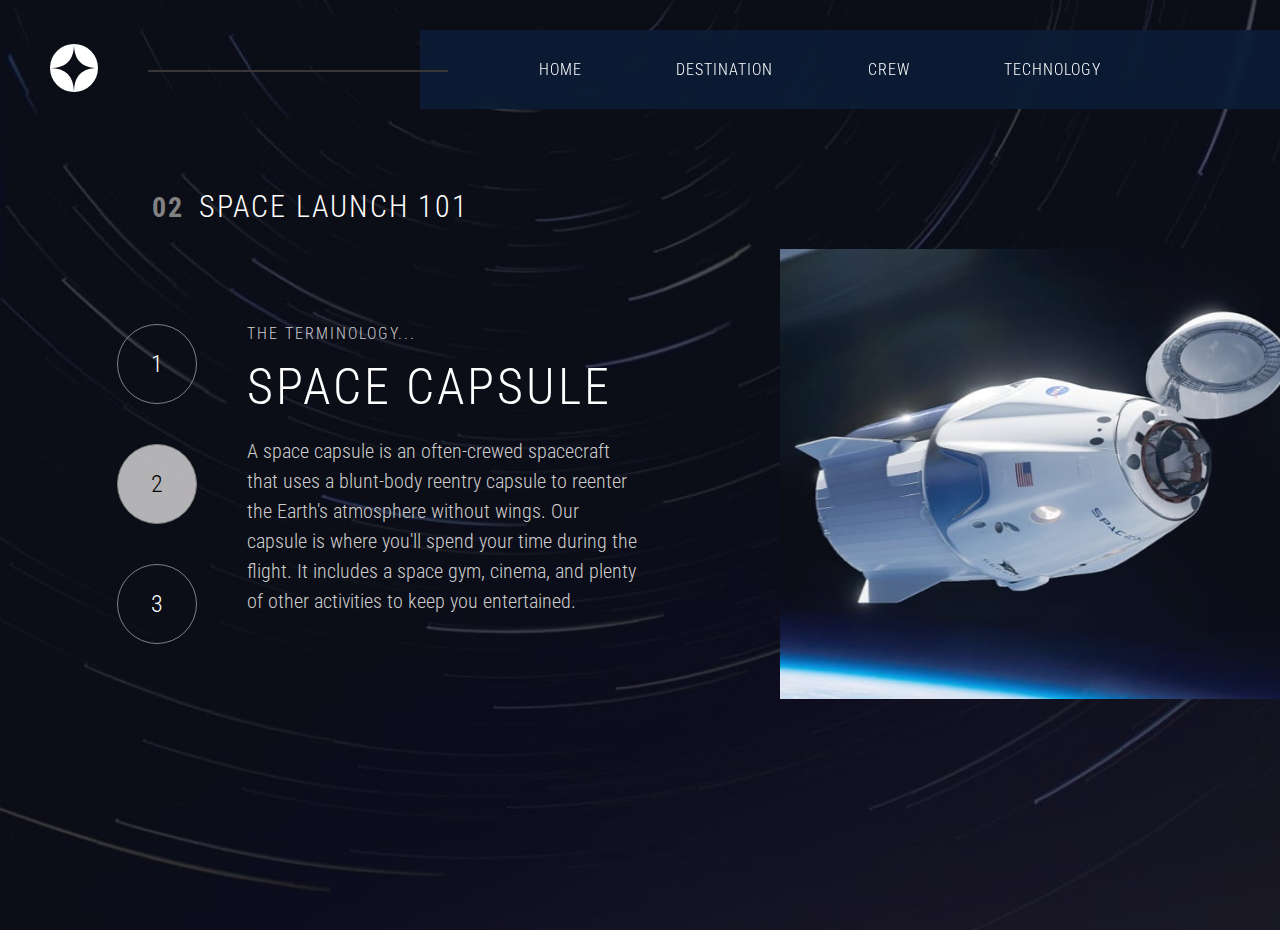
<file: technology-capsule.html>
<!DOCTYPE html>
<html lang="en">
<head>
  <meta charset="UTF-8">
  <meta name="viewport" content="width=device-width, initial-scale=1.0">

  <link rel="icon" type="image/png" sizes="32x32" href="./assets/favicon-32x32.png">
  <link rel="preconnect" href="https://fonts.googleapis.com">
  <link rel="preconnect" href="https://fonts.gstatic.com" crossorigin>
  <link href="https://fonts.googleapis.com/css2?family=Kumbh+Sans:wght@700&family=Oooh+Baby&family=Poppins:wght@100;200;300;400;500;600;700;800;900&family=Roboto+Condensed:wght@300;400;700&family=Spartan:wght@500&display=swap" rel="stylesheet">
  <link rel="stylesheet" href="/css/home.css">
  <link rel="stylesheet" href="/css/grid.css">
  <link rel="stylesheet" href="/css/technology.css">
  <title>Frontend Mentor | Space tourism website</title>
</head>
<body>
  <nav class="navbar">
    <div class="brand">
     <a href="/index.html"><img src="/assets/shared/logo.svg"></a>
    </div>

    <div class="vertical-line">
      <hr class="vertical-line-length">
    </div>

    <div class="nav-item">
      <ul class="nav-items">
        <li class="navigation"><a class="nav-links" href="/index.html"><span class="nav-num">00</span> Home</a></li>
        <li class="navigation"><a class="nav-links" href="/destination-moon.html"><span class="nav-num">01</span> Destination</a></li>
        <li class="navigation"><a class="nav-links" href="/crew-commander.html"><span class="nav-num">02</span> Crew</a></li>
        <li class="navigation"><a class="nav-links" href="/technology-spaceport.html"><span class="nav-num">03</span> Technology</a></li>
      </ul>
    </div>
  </nav>

  <header class="tech-hero-section">
    <!-- <div class="astro">
      <lottie-player src="https://assets5.lottiefiles.com/packages/lf20_tj9pugkb.json"  background="transparent"  speed="1"  style="width: 200px; height: 150px;"  loop  autoplay></lottie-player>
    </div> -->
    <!-- <div class="element-primary"></div> -->
    <div class="row">
      <div class="col-7 tech-intro-left">
        <div class="tech-title">
          <p class="tech-sub-text"><span class="tech-num">02</span>Space launch 101</p>
        </div>
        <div class="tech-content">
          <div class="tech-links">
            <a href="/technology-spaceport.html"><div class="tech-items">1</div></a>
            <a href="/technology-capsule.html"><div class="tech-items active">2</div></a>
            <a href="/technology-vehicle.html"><div class="tech-items">3</div></a>
          </div>
          <div class="tech-info">
            <h2 class="tech-sub-heading">The terminology...</h2>
          <h1 class="tech-heading">Space capsule</h1>
          <p class="tech-hero-text">A space capsule is an often-crewed spacecraft that uses a blunt-body reentry
            capsule to reenter the Earth's atmosphere without wings. Our capsule is where
            you'll spend your time during the flight. It includes a space gym, cinema,
            and plenty of other activities to keep you entertained.</p>
          </div>
        </div>
      </div>

      <div class="col-5 tech-intro-right">
        <div class="tech-right-content">
          <img class="tech-img" src="/assets/technology/image-space-capsule-portrait.jpg">
        </div>
      </div>
    </div>
  </header>
</body>
</html>
</file>
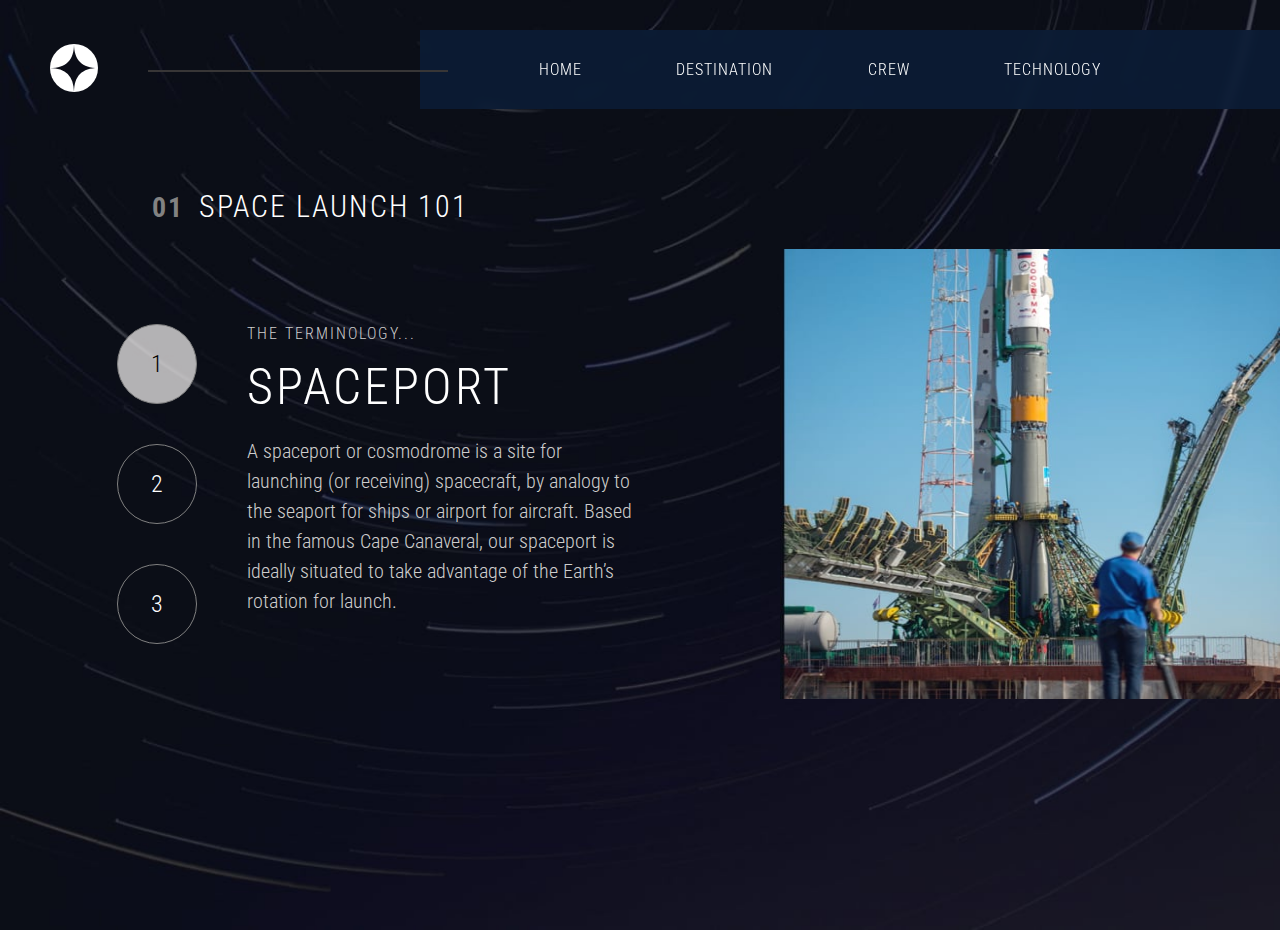
<file: technology-spaceport.html>
<!DOCTYPE html>
<html lang="en">
<head>
  <meta charset="UTF-8">
  <meta name="viewport" content="width=device-width, initial-scale=1.0">

  <link rel="icon" type="image/png" sizes="32x32" href="./assets/favicon-32x32.png">
  <link rel="preconnect" href="https://fonts.googleapis.com">
  <link rel="preconnect" href="https://fonts.gstatic.com" crossorigin>
  <link href="https://fonts.googleapis.com/css2?family=Kumbh+Sans:wght@700&family=Oooh+Baby&family=Poppins:wght@100;200;300;400;500;600;700;800;900&family=Roboto+Condensed:wght@300;400;700&family=Spartan:wght@500&display=swap" rel="stylesheet">
  <link rel="stylesheet" href="/css/home.css">
  <link rel="stylesheet" href="/css/grid.css">
  <link rel="stylesheet" href="/css/technology.css">
  <title>Frontend Mentor | Space tourism website</title>
</head>
<body>
  <nav class="navbar">
    <div class="brand">
     <a href="/index.html"><img src="/assets/shared/logo.svg"></a>
    </div>

    <div class="vertical-line">
      <hr class="vertical-line-length">
    </div>

    <div class="nav-item">
      <ul class="nav-items">
        <li class="navigation"><a class="nav-links" href="/index.html"><span class="nav-num">00</span> Home</a></li>
        <li class="navigation"><a class="nav-links" href="/destination-moon.html"><span class="nav-num">01</span> Destination</a></li>
        <li class="navigation"><a class="nav-links" href="/crew-commander.html"><span class="nav-num">02</span> Crew</a></li>
        <li class="navigation"><a class="nav-links" href="/technology-spaceport.html"><span class="nav-num">03</span> Technology</a></li>
      </ul>
    </div>
  </nav>

  <header class="tech-hero-section">
    <!-- <div class="astro">
      <lottie-player src="https://assets5.lottiefiles.com/packages/lf20_tj9pugkb.json"  background="transparent"  speed="1"  style="width: 200px; height: 150px;"  loop  autoplay></lottie-player>
    </div> -->
    <!-- <div class="element-primary"></div> -->
    <div class="row">
      <div class="col-7 tech-intro-left">
        <div class="tech-title">
          <p class="tech-sub-text"><span class="tech-num">01</span>Space launch 101</p>
        </div>
        <div class="tech-content">
          <div class="tech-links">
            <a href="/technology-spaceport.html"><div class="tech-items active">1</div></a>
            <a href="/technology-capsule.html"><div class="tech-items">2</div></a>
            <a href="/technology-vehicle.html"><div class="tech-items">3</div></a>
          </div>
          <div class="tech-info">
            <h2 class="tech-sub-heading">The terminology...</h2>
          <h1 class="tech-heading">Spaceport</h1>
          <p class="tech-hero-text">  A spaceport or cosmodrome is a site for launching (or receiving) spacecraft,
            by analogy to the seaport for ships or airport for aircraft. Based in the
            famous Cape Canaveral, our spaceport is ideally situated to take advantage
            of the Earth’s rotation for launch.</p>
          </div>
        </div>
      </div>

      <div class="col-5 tech-intro-right">
        <div class="tech-right-content">
          <img class="tech-img" src="/assets/technology/image-spaceport-portrait.jpg">
        </div>
      </div>
    </div>
  </header>
</body>
</html>
</file>
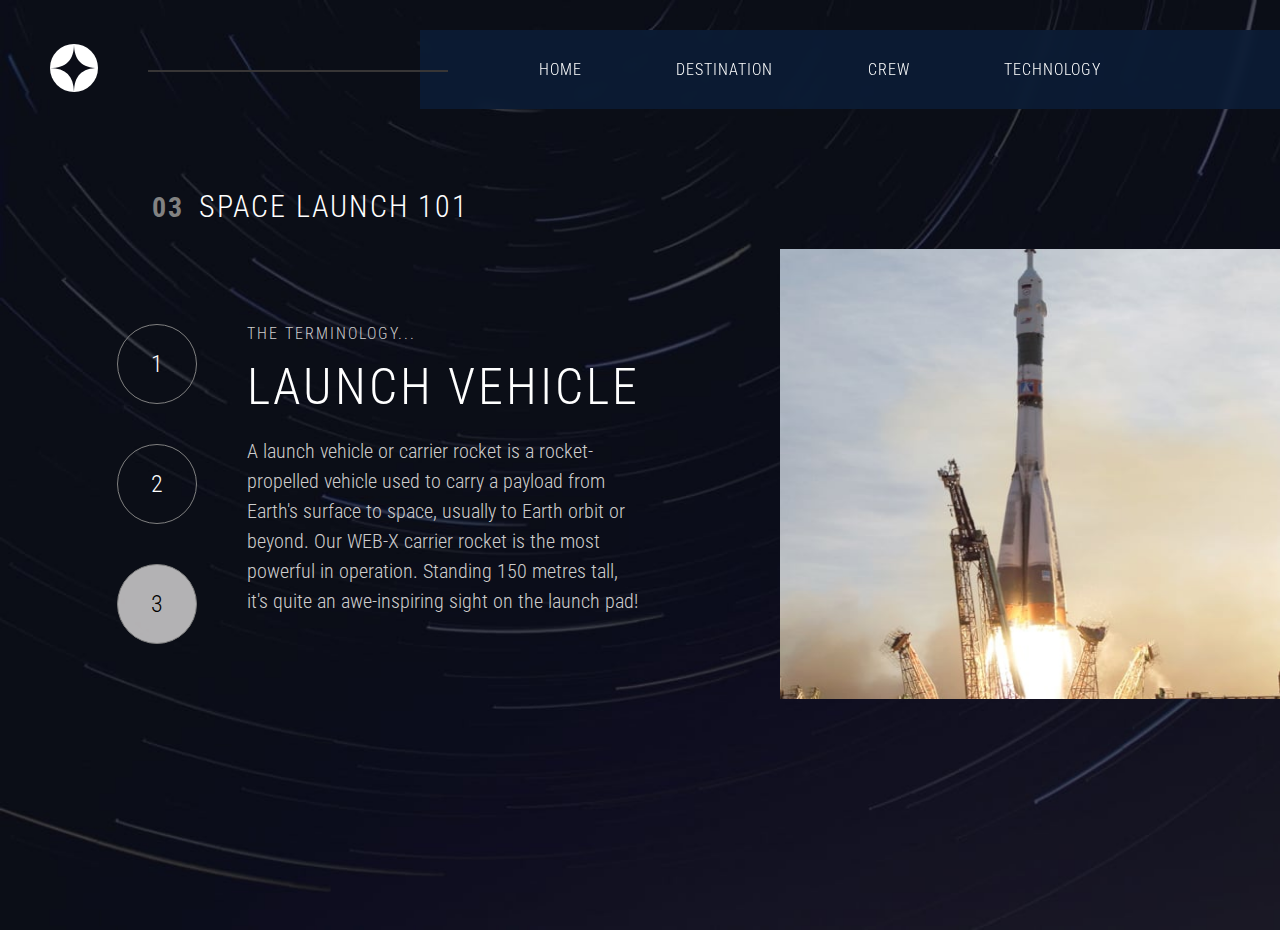
<file: technology-vehicle.html>
<!DOCTYPE html>
<html lang="en">
<head>
  <meta charset="UTF-8">
  <meta name="viewport" content="width=device-width, initial-scale=1.0">

  <link rel="icon" type="image/png" sizes="32x32" href="./assets/favicon-32x32.png">
  <link rel="preconnect" href="https://fonts.googleapis.com">
  <link rel="preconnect" href="https://fonts.gstatic.com" crossorigin>
  <link href="https://fonts.googleapis.com/css2?family=Kumbh+Sans:wght@700&family=Oooh+Baby&family=Poppins:wght@100;200;300;400;500;600;700;800;900&family=Roboto+Condensed:wght@300;400;700&family=Spartan:wght@500&display=swap" rel="stylesheet">
  <link rel="stylesheet" href="/css/home.css">
  <link rel="stylesheet" href="/css/grid.css">
  <link rel="stylesheet" href="/css/technology.css">
  <title>Frontend Mentor | Space tourism website</title>
</head>
<body>
  <nav class="navbar">
    <div class="brand">
     <a href="/index.html"><img src="/assets/shared/logo.svg"></a>
    </div>

    <div class="vertical-line">
      <hr class="vertical-line-length">
    </div>

    <div class="nav-item">
      <ul class="nav-items">
        <li class="navigation"><a class="nav-links" href="/index.html"><span class="nav-num">00</span> Home</a></li>
        <li class="navigation"><a class="nav-links" href="/destination-moon.html"><span class="nav-num">01</span> Destination</a></li>
        <li class="navigation"><a class="nav-links" href="/crew-commander.html"><span class="nav-num">02</span> Crew</a></li>
        <li class="navigation"><a class="nav-links" href="/technology-spaceport.html"><span class="nav-num">03</span> Technology</a></li>
      </ul>
    </div>
  </nav>

  <header class="tech-hero-section">
    <!-- <div class="astro">
      <lottie-player src="https://assets5.lottiefiles.com/packages/lf20_tj9pugkb.json"  background="transparent"  speed="1"  style="width: 200px; height: 150px;"  loop  autoplay></lottie-player>
    </div> -->
    <!-- <div class="element-primary"></div> -->
    <div class="row">
      <div class="col-7 tech-intro-left">
        <div class="tech-title">
          <p class="tech-sub-text"><span class="tech-num">03</span>Space launch 101</p>
        </div>
        <div class="tech-content">
          <div class="tech-links">
            <a href="/technology-spaceport.html"><div class="tech-items">1</div></a>
            <a href="/technology-capsule.html"><div class="tech-items">2</div></a>
            <a href="/technology-vehicle.html"><div class="tech-items active">3</div></a>
          </div>
          <div class="tech-info">
            <h2 class="tech-sub-heading">The terminology...</h2>
          <h1 class="tech-heading">Launch vehicle</h1>
          <p class="tech-hero-text">  A launch vehicle or carrier rocket is a rocket-propelled vehicle used to carry a
            payload from Earth's surface to space, usually to Earth orbit or beyond. Our
            WEB-X carrier rocket is the most powerful in operation. Standing 150 metres tall,
            it's quite an awe-inspiring sight on the launch pad!</p>
          </div>
        </div>
      </div>

      <div class="col-5 tech-intro-right">
        <div class="tech-right-content">
          <img class="tech-img" src="assets/technology/image-launch-vehicle-portrait.jpg">
        </div>
      </div>
    </div>
  </header>
</body>
</html>
</file>
<file: css/home.css>
*,
*::after,
*::before {
  padding: 0;
  margin: 0;
  box-sizing: border-box;
}

/* Variables */

:root {
  --color-primary: #5333ed;
  --color-black: #000;
  --color-white: #fff;
  --color-smoke: #f6f5fe;
  --color-light-grey: #f8f8f8;
  --color-light-black: #171717;
  --color-body: #e5e5e5;
}
/* Typography */

body {
  font-family: "Roboto Condensed", sans-serif;
  background: url(/assets/home/background-home-desktop.jpg) no-repeat;
  background-size: cover;
  height: 100vh;
}

/* Elements */

.element-primary {
  position: absolute;
  width: 35px;
  height: 35px;
  border-radius: 50%;
  background-color: burlywood;
  top: 0;
  left: 50%;
  filter: blur(8px);
  animation: blink 8s infinite cubic-bezier(0.83, 1.92, 0.71, 1.79);
}

@keyframes blink {
  0% {
    transform: scale(1);
    width: 15px;
    height: 15px;
    transform: translate(15px, 15px);
  }

  50% {
    transform: scale(2);
    width: 35px;
    height: 35px;
    transform: translate(25px, 25px);
  }

  100% {
    transform: scale(1);
    width: 15px;
    height: 15px;
    transform: translate(15px, 15px);
  }
}

/* Navbar */

.navbar {
  max-width: 100%;
  display: flex;
  align-items: center;
  justify-content: space-between;
  position: relative;
  margin-top: 30px;
}

.brand {
  max-width: 52px;
  height: 52px;
  margin-left: 50px;
}

.brand:hover {
  cursor: pointer;
}

.vertical-line-length {
  width: 570px;
  height: 2px;
  background-color: rgb(56, 54, 54);
  border: none;
  position: absolute;
  left: 148px;
  z-index: 1;
}

.nav-item {
  background: rgb(11 30 58 / 80%);
  backdrop-filter: blur(5px);
  width: 860px;
}

.nav-items {
  max-width: 800px;
  padding: 30px 25px;
  display: flex;
  align-items: center;
  justify-content: space-evenly;
  font-weight: 300;
  font-size: 16px;
  text-transform: uppercase;
  letter-spacing: 1px;
}

.nav-num {
  margin-right: 10px;
  font-weight: 700;
}

.nav-items li {
  list-style: none;
}

.nav-items li a {
  text-decoration: none;
  color: var(--color-white);
}

.navigation {
  position: relative;
  transition: cubic-bezier(0.77, 0, 0.18, 1) 1s;
}

.navigation::after {
  content: "";
  display: block;
  width: 0;
  position: absolute;
  left: 50%;
  height: 1px;
  background: var(--color-white);
  transition: cubic-bezier(0.77, 0, 0.18, 1) 0.5s;
}

.navigation:hover::after {
  width: 100%;
  left: 0;
  margin-top: 25px;
}

.navigation .nav-link:hover {
  -moz-transition: all 0.1s ease-in-out;
  -webkit-transition: all 0.1s ease-in-out;
  -ms-transition: all 0.1s ease-in-out;
  -o-transition: all 0.1s ease-in-out;
  transition: all 0.1s ease-in-out;
}

/* Hero-section */

/* Left-section */

.hero-section {
  max-width: 1100px;
  margin: auto;
  margin-top: 200px;
  position: relative;
}

.astro {
  display: flex;
  justify-content: center;
  position: absolute;
  top: -150px;
  left: 5px;
  animation: move 8s infinite cubic-bezier(0.83, 1.92, 0.71, 1.79);
}

@keyframes move {
  0% {
    transform: translate(15px, 20px);
    transform: rotate(15deg);
  }

  50% {
    transform: translate(30px, 40px);
    transform: rotate(25deg);
  }

  100% {
    transform: translate(15px, 20px);
    transform: rotate(15deg);
  }
}

.hero-intro-left {
  display: flex;
  flex-direction: column;
}

.sub-heading {
  font-weight: 300;
  font-size: 30px;
  color: #cecdcd;
  text-transform: uppercase;
  margin-bottom: 20px;
}

.heading {
  font-weight: 400;
  font-size: 165px;
  color: var(--color-smoke);
  text-transform: uppercase;
  margin-bottom: 30px;
}

.hero-text {
  font-weight: 300;
  font-size: 18px;
  color: #cecdcd;
  width: 435px;
  text-align: justify;
}

/* Right-section */

.hero-intro-right {
  display: flex;
  justify-content: end;
  align-self: flex-end;
}

.right-content {
  display: flex;
  align-items: center;
  justify-content: center;
  background-color: var(--color-white);
  border-radius: 50%;
  width: 250px;
  height: 250px;
  transition: all 0.3s ease-in-out;
}

.right-content:hover {
  background: rgba(37, 71, 123, 0.8);
  backdrop-filter: blur(5px);
  cursor: pointer;
}

.heading-right {
  font-weight: 300;
  font-size: 30px;
  letter-spacing: 1px;
  text-decoration: none;
  color: #000;
}

@media (max-width: 1920px) {
  .vertical-line-length {
    width: 950px;
  }
}

@media (max-width: 1890px) {
  .vertical-line-length {
    width: 900px;
  }
}

@media (max-width: 1860px) {
  .vertical-line-length {
    width: 850px;
  }
}

@media (max-width: 1800px) {
  .vertical-line-length {
    width: 850px;
  }
}

@media (max-width: 1700px) {
  .vertical-line-length {
    width: 750px;
  }
}

@media (max-width: 1650px) {
  .vertical-line-length {
    width: 680px;
  }
}

@media (max-width: 1600px) {
  .vertical-line-length {
    width: 580px;
  }
}

@media (max-width: 1500px) {
  .vertical-line-length {
    width: 550px;
  }
}

@media (max-width: 1450px) {
  .vertical-line-length {
    width: 500px;
  }
}

@media (max-width: 1400px) {
  .vertical-line-length {
    width: 450px;
  }
}

@media (max-width: 1300px) {
  .vertical-line-length {
    width: 350px;
  }

  .nav-num {
    display: block;
  }
}

@media (max-width: 1280px) {
  .vertical-line-length {
    width: 300px;
    display: block;
  }

  .nav-num {
    display: none;
  }
}

@media (max-width: 1200px) {
  .vertical-line-length {
    display: none;
  }
}

@media (max-width: 1024px) {
  body {
    background: url(/assets/home/background-home-tablet.jpg) no-repeat;
    background-size: cover;
  }

  .navbar {
    margin-top: 0;
  }

  .nav-item {
    width: 580px;
  }

  .nav-items {
    padding: 50px 25px;
  }

  .nav-num {
    display: none;
  }

  .brand img {
    width: 65px;
    height: auto;
  }

  .hero-section {
    max-width: 992px;
  }

  .hero-intro-left {
    flex: 1 0 100%;
    align-items: center;
    margin-bottom: 200px;
  }

  .content {
    text-align: center;
  }

  .heading {
    font-size: 190px;
  }

  .hero-text {
    text-align: center;
    line-height: 1.5;
    width: 500px;
  }

  .hero-intro-right {
    flex: 1 0 100%;
    justify-content: center;
    align-self: center;
    margin-bottom: 100px;
  }
}
</file>
<file: css/grid.css>
.row {
  display: flex;
  flex-wrap: wrap;
  margin: 0 16px;
}

.row > * {
  padding: 0 16px;
}

.col-1 {
  flex: 1 0 8.3%;
}
.col-2 {
  flex: 1 0 16.67%;
}
.col-3 {
  flex: 1 0 25%;
}
.col-4 {
  flex: 1 0 33.33%;
}
.col-5 {
  flex: 1 0 41.67%;
}
.col-6 {
  flex: 1 0 50%;
}
.col-7 {
  flex: 1 0 58.33%;
}
.col-8 {
  flex: 1 0 66.67%;
}
.col-9 {
  flex: 1 0 75%;
}
.col-10 {
  flex: 1 0 83.33%;
}
.col-11 {
  flex: 1 0 91.67%;
}
.col-12 {
  flex: 1 0 100%;
}

@media (min-width: 576px) {
  .col-sm-1 {
    flex: 1 0 8.3%;
  }
  .col-sm-2 {
    flex: 1 0 16.67%;
  }
  .col-sm-3 {
    flex: 1 0 25%;
  }
  .col-sm-4 {
    flex: 1 0 33.33%;
  }
  .col-sm-5 {
    flex: 1 0 41.67%;
  }
  .col-sm-6 {
    flex: 1 0 50%;
  }
  .col-sm-7 {
    flex: 1 0 58.33%;
  }
  .col-sm-8 {
    flex: 1 0 66.67%;
  }
  .col-sm-9 {
    flex: 1 0 75%;
  }
  .col-sm-10 {
    flex: 1 0 83.33%;
  }
  .col-sm-11 {
    flex: 1 0 91.67%;
  }
  .col-sm-12 {
    flex: 1 0 100%;
  }
}

@media (min-width: 768px) {
  .col-md-1 {
    flex: 1 0 8.3%;
  }
  .col-md-2 {
    flex: 1 0 16.67%;
  }
  .col-md-3 {
    flex: 1 0 25%;
  }
  .col-md-4 {
    flex: 1 0 33.33%;
  }
  .col-md-5 {
    flex: 1 0 41.67%;
  }
  .col-md-6 {
    flex: 1 0 50%;
  }
  .col-md-7 {
    flex: 1 0 58.33%;
  }
  .col-md-8 {
    flex: 1 0 66.67%;
  }
  .col-md-9 {
    flex: 1 0 75%;
  }
  .col-md-10 {
    flex: 1 0 83.33%;
  }
  .col-md-11 {
    flex: 1 0 91.67%;
  }
  .col-md-12 {
    flex: 1 0 100%;
  }
}

@media (min-width: 1024px) {
  .col-lg-1 {
    flex: 1 0 8.3%;
  }
  .col-lg-2 {
    flex: 1 0 16.67%;
  }
  .col-lg-3 {
    flex: 1 0 25%;
  }
  .col-lg-4 {
    flex: 1 0 33.33%;
  }
  .col-lg-5 {
    flex: 1 0 41.67%;
  }
  .col-lg-6 {
    flex: 1 0 50%;
  }
  .col-lg-7 {
    flex: 1 0 58.33%;
  }
  .col-lg-8 {
    flex: 1 0 66.67%;
  }
  .col-lg-9 {
    flex: 1 0 75%;
  }
  .col-lg-10 {
    flex: 1 0 83.33%;
  }
  .col-lg-11 {
    flex: 1 0 91.67%;
  }
  .col-lg-12 {
    flex: 1 0 100%;
  }
}

@media (min-width: 1200px) {
  .col-xl-1 {
    flex: 1 0 8.3%;
  }
  .col-xl-2 {
    flex: 1 0 16.67%;
  }
  .col-xl-3 {
    flex: 1 0 25%;
  }
  .col-xl-4 {
    flex: 1 0 33.33%;
  }
  .col-xl-5 {
    flex: 1 0 41.67%;
  }
  .col-xl-6 {
    flex: 1 0 50%;
  }
  .col-xl-7 {
    flex: 1 0 58.33%;
  }
  .col-xl-8 {
    flex: 1 0 66.67%;
  }
  .col-xl-9 {
    flex: 1 0 75%;
  }
  .col-xl-10 {
    flex: 1 0 83.33%;
  }
  .col-xl-11 {
    flex: 1 0 91.67%;
  }
  .col-xl-12 {
    flex: 1 0 100%;
  }
}

@media (min-width: 1400px) {
  .col-xxl-1 {
    flex: 1 0 8.3%;
  }
  .col-xxl-2 {
    flex: 1 0 16.67%;
  }
  .col-xxl-3 {
    flex: 1 0 25%;
  }
  .col-xxl-4 {
    flex: 1 0 33.33%;
  }
  .col-xxl-5 {
    flex: 1 0 41.67%;
  }
  .col-xxl-6 {
    flex: 1 0 50%;
  }
  .col-xxl-7 {
    flex: 1 0 58.33%;
  }
  .col-xxl-8 {
    flex: 1 0 66.67%;
  }
  .col-xxl-9 {
    flex: 1 0 75%;
  }
  .col-xxl-10 {
    flex: 1 0 83.33%;
  }
  .col-xxl-11 {
    flex: 1 0 91.67%;
  }
  .col-xxl-12 {
    flex: 1 0 100%;
  }
}
</file>
<file: css/technology.css>
body {
  background: url(/assets/technology/background-technology-desktop.jpg)
    no-repeat;
  background-size: cover;
  height: 100vh;
}

.tech-hero-section {
  max-width: 100%;
  margin-top: 80px;
  position: relative;
}

.tech-title {
  margin-left: 120px;
  margin-bottom: 100px;
}

.tech-sub-text {
  color: var(--color-white);
  font-size: 30px;
  font-weight: 300;
  text-transform: uppercase;
  letter-spacing: 2px;
}

.tech-num {
  color: #828282;
  font-size: 28px;
  font-weight: 700;
  margin-right: 15px;
}

.tech-content {
  display: flex;
  justify-content: center;
  max-width: 525px;
  margin: auto;
}

.tech-info {
  max-width: 500px;
}

.tech-sub-heading {
  color: #cecdcd;
  font-weight: 300;
  font-size: 16px;
  text-transform: uppercase;
  letter-spacing: 2px;
  margin-bottom: 15px;
}

.tech-heading {
  color: var(--color-white);
  font-size: 50px;
  font-weight: 300;
  letter-spacing: 3px;
  text-transform: uppercase;
  margin-bottom: 20px;
}

.tech-hero-text {
  color: #cecdcd;
  font-weight: 300;
  font-size: 20px;
  line-height: 1.5;
}

.tech-links {
  margin-right: 50px;
}

.tech-links a {
  text-decoration: none;
  color: var(--color-white);
}

.active,
.tech-items {
  transition: all 0.5s linear;
}

.active,
.tech-items:hover {
  background-color: rgba(228, 225, 225, 0.775);
  cursor: pointer;
  color: var(--color-black);
}

.tech-items {
  width: 80px;
  height: 80px;
  display: flex;
  align-items: center;
  justify-content: center;
  border: 1px solid grey;
  border-radius: 50%;
  font-size: 24px;
  font-weight: 300;
}

.tech-items:not(last-child) {
  margin-bottom: 40px;
}

.tech-right-content {
  position: absolute;
  top: 60px;
  right: 0;
}

.tech-img {
  width: 500px;
  height: 450px;
}
</file>
